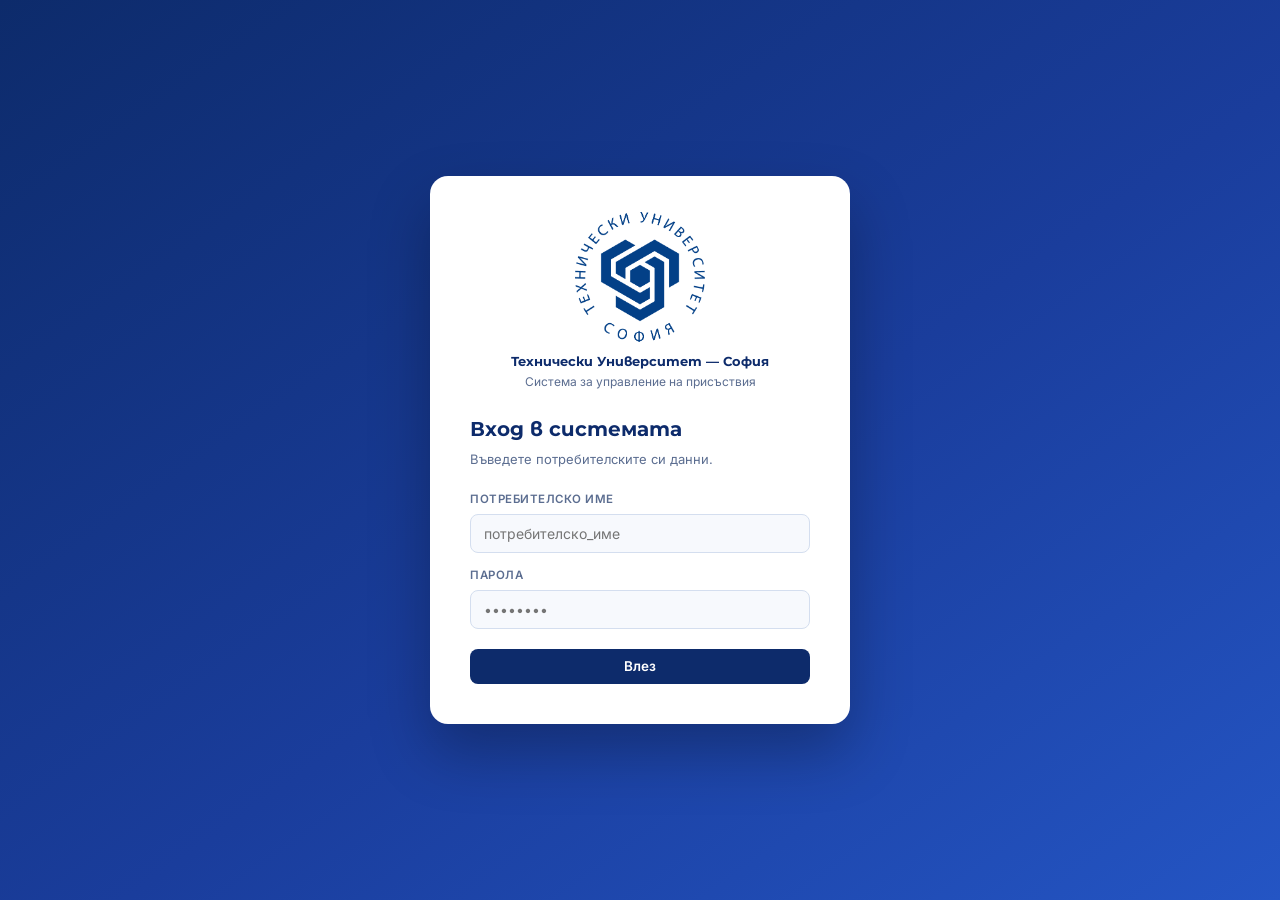
<file: Students_server_FastAPI/index.html>
<!DOCTYPE html>
<html lang="bg">
<head>
  <meta charset="UTF-8"/>
  <meta name="viewport" content="width=device-width, initial-scale=1.0, viewport-fit=cover"/>
  <meta name="theme-color" content="#0D2B6B"/>
  <title>ТУ-София — Присъствия</title>

  <!-- Favicon -->
  <link rel="icon" type="image/png" href="TU-Sofia_logo.png"/>
  <link rel="apple-touch-icon" href="TU-Sofia_logo.png"/>

  <!-- Шрифтове – идентични с index_old.html -->
  <link rel="preconnect" href="https://fonts.googleapis.com"/>
  <link href="https://fonts.googleapis.com/css2?family=Montserrat:wght@500;600;700;800&family=Inter:wght@400;500;600&display=swap" rel="stylesheet"/>

  <link rel="stylesheet" href="styles.css"/>
</head>
<body>

<!-- ================================================================
     LOGIN SCREEN – дизайн идентичен с index_old.html
     ================================================================ -->
<div id="login-screen">
  <div class="login-card">

    <!-- Лого + наименование на университета -->
    <div class="login-logo-wrap">
      <img class="login-logo" src="TU-Sofia_logo.png" alt="ТУ-София"/>
      <div class="login-logo-text">
        <strong>Технически Университет — София</strong>
        <small>Система за управление на присъствия</small>
      </div>
    </div>

    <h2 class="login-title">Вход в системата</h2>
    <p class="login-sub">Въведете потребителските си данни.</p>

    <div class="form-group" style="margin-bottom:14px">
      <label>Потребителско Име</label>
      <input type="text" id="l-user" placeholder="потребителско_име" autocomplete="username"/>
    </div>
    <div class="form-group" style="margin-bottom:16px">
      <label>Парола</label>
      <input type="password" id="l-pass" placeholder="••••••••" autocomplete="current-password"/>
    </div>

    <button class="btn btn-primary login-btn" id="login-btn" onclick="doLogin()">
      Влез
    </button>

    <div class="login-error" id="login-error">⚠️ Грешно потребителско име или парола.</div>
  </div>
</div>

<!-- ================================================================
     APP (sidebar + content)
     ================================================================ -->
<div id="app">

  <!-- Backdrop за затваряне на sidebar на мобилен -->
  <div id="sidebar-backdrop"></div>

  <!-- ============================================================
       SIDEBAR
       ============================================================ -->
  <aside id="sidebar">

    <!-- Лого + наименование -->
    <div class="sb-brand">
      <div class="sb-logo-box">
        <img class="sb-logo" src="TU-Sofia_logo.png" alt="ТУ-София"/>
      </div>
      <div class="sb-brand-text">
        <strong class="tu">ТУ–СОФИЯ</strong>
        <small>Присъствия</small>
      </div>
    </div>

    <!-- Текущ потребител -->
    <div class="sb-user">
      <div class="sb-avatar" id="sb-avatar">?</div>
      <div>
        <div class="sb-uname" id="sb-uname">—</div>
        <div class="sb-urole" id="sb-urole">—</div>
      </div>
    </div>

    <!-- Навигация (попълва се от JS) -->
    <nav class="sb-nav" id="sb-nav"></nav>

    <!-- Изход -->
    <div class="sb-bottom">
      <div class="sb-item" onclick="doLogout()" style="color:rgba(255,255,255,.58)">
        <span class="sb-icon">⇠</span><span>Изход</span>
      </div>
    </div>

  </aside>

  <!-- ============================================================
       MAIN CONTENT
       ============================================================ -->
  <main id="content-area">

    <!-- Мобилен header с hamburger -->
    <header id="mobile-header">
      <button id="hamburger" aria-label="Отвори менюто">
        <span></span><span></span><span></span>
      </button>
      <span class="mob-brand">ТУ–София · Присъствия</span>
    </header>

    <div class="content-inner">

      <!-- ======================================================
           DASHBOARD
           ====================================================== -->
      <div class="section" id="section-dashboard">
        <div class="page-header">
          <div class="page-title">Табло</div>
        </div>
        <div class="stats-grid" id="dash-stats"></div>
        <div class="card">
          <div class="card-body" style="color:var(--txt3);font-size:13.5px">
            Използвайте менюто вляво за управление на студенти, преподаватели, учебен план, разписание и присъствия.
          </div>
        </div>
      </div>

      <!-- ======================================================
           СТУДЕНТИ
           ====================================================== -->
      <div class="section" id="section-students">
        <div class="page-header">
          <div class="page-title">👨‍🎓 Студенти</div>
          <button class="btn btn-primary" onclick="openStudentModal()">＋ Нов студент</button>
        </div>
        <div class="card">
          <div class="card-hd">
            <div class="card-hd-title">Всички студенти</div>
            <div class="filter-bar">
              <div class="search-wrap">
                <input id="stu-search" placeholder="Търси по им. или ФН…" oninput="filterStudents()"/>
              </div>
            </div>
          </div>
          <div class="table-wrap">
            <table>
              <thead><tr><th>#</th><th>Факулт. №</th><th>Пълно Им.</th><th>RFID</th><th>Група</th><th>Курс</th><th>Специалност</th><th></th></tr></thead>
              <tbody id="stu-tbody"></tbody>
            </table>
          </div>
          <div style="padding:10px 20px 14px" id="stu-pag"></div>
        </div>
      </div>

      <!-- ======================================================
           ПРЕПОДАВАТЕЛИ
           ====================================================== -->
      <div class="section" id="section-teachers">
        <div class="page-header">
          <div class="page-title">👨‍🏫 Преподаватели</div>
          <button class="btn btn-primary" onclick="openTeacherModal()">＋ Нов преподавател</button>
        </div>
        <div class="card">
          <div class="card-hd">
            <div class="card-hd-title">Всички преподаватели</div>
            <div class="filter-bar">
              <div class="search-wrap">
                <input id="tch-search" placeholder="Търси по им. или катедра…" oninput="filterTeachers()"/>
              </div>
            </div>
          </div>
          <div class="table-wrap">
            <table>
              <thead><tr><th>#</th><th>Звание</th><th>Пълно Им.</th><th>Катедра</th><th></th></tr></thead>
              <tbody id="tch-tbody"></tbody>
            </table>
          </div>
          <div style="padding:10px 20px 14px" id="tch-pag"></div>
        </div>
      </div>

      <!-- ======================================================
           АДМИНИСТРАТОРИ
           ====================================================== -->
      <div class="section" id="section-admins">
        <div class="page-header">
          <div class="page-title">🔐 Администратори</div>
          <button class="btn btn-primary" onclick="openAdminModal()">＋ Нов администратор</button>
        </div>
        <div class="card">
          <div class="card-body" style="color:var(--txt3);font-size:13.5px">
            Регистрирайте нов администраторски акаунт. По сигурностни причини списъкът с администратори не се визуализира публично.
          </div>
        </div>
      </div>

      <!-- ======================================================
           ГРУПИ
           ====================================================== -->
      <div class="section" id="section-groups">
        <div class="page-header">
          <div class="page-title">👥 Групи</div>
          <button class="btn btn-primary" onclick="openGroupModal()">＋ Нова група</button>
        </div>
        <div class="card">
          <div class="card-hd">
            <div class="card-hd-title">Всички учебни групи</div>
            <div class="filter-bar">
              <div class="search-wrap">
                <input id="grp-search" placeholder="Търси по група или специалност…" oninput="filterGroups()"/>
              </div>
            </div>
          </div>
          <div class="table-wrap">
            <table>
              <thead><tr><th>#</th><th>Название</th><th>Курс</th><th>Специалност</th><th>Студенти</th><th></th></tr></thead>
              <tbody id="grp-tbody"></tbody>
            </table>
          </div>
          <div style="padding:10px 20px 14px" id="grp-pag"></div>
        </div>
      </div>

      <!-- ======================================================
           ДИСЦИПЛИНИ
           ====================================================== -->
      <div class="section" id="section-courses">
        <div class="page-header">
          <div class="page-title">📚 Дисциплини</div>
          <button class="btn btn-primary" onclick="openCourseModal()">＋ Нова дисциплина</button>
        </div>
        <div class="card">
          <div class="card-hd">
            <div class="card-hd-title">Всички дисциплини</div>
            <div class="filter-bar">
              <div class="search-wrap">
                <input id="crs-search" placeholder="Търси по наименование…" oninput="filterCourses()"/>
              </div>
            </div>
          </div>
          <div class="table-wrap">
            <table>
              <thead><tr><th>#</th><th>Наименование на дисциплината</th><th></th></tr></thead>
              <tbody id="crs-tbody"></tbody>
            </table>
          </div>
          <div style="padding:10px 20px 14px" id="crs-pag"></div>
        </div>
      </div>

      <!-- ======================================================
           УЧЕБЕН ПЛАН
           ====================================================== -->
      <div class="section" id="section-gc">
        <div class="page-header">
          <div class="page-title">📋 Учебен план</div>
          <button class="btn btn-primary" onclick="openGCModal()">＋ Добави</button>
        </div>
        <div class="card">
          <div class="card-hd">
            <div class="card-hd-title">Зачисляване на дисциплини към групи</div>
            <div class="filter-bar">
              <div class="search-wrap">
                <input id="gc-search" placeholder="Търси по група или предмет…" oninput="filterGC()"/>
              </div>
            </div>
          </div>
          <div class="table-wrap">
            <table>
              <thead><tr><th>#</th><th>Група</th><th>Дисциплина</th><th>Тип</th><th>Преподавател</th><th>Сем.</th><th></th></tr></thead>
              <tbody id="gc-tbody"></tbody>
            </table>
          </div>
          <div style="padding:10px 20px 14px" id="gc-pag"></div>
        </div>
      </div>

      <!-- ======================================================
           РАЗПИСАНИЕ
           ====================================================== -->
      <div class="section" id="section-schedules">
        <div class="page-header">
          <div class="page-title">📅 Разписание</div>
          <button class="btn btn-primary" id="sched-add-btn" onclick="openScheduleModal()" style="display:none">
            ＋ Нов запис
          </button>
        </div>
        <div class="card">
          <div class="card-hd">
            <div class="card-hd-title">Всички занятия</div>
            <div class="filter-bar">
              <div class="search-wrap">
                <input id="sched-search" placeholder="Търси по зала, предмет, ден…" oninput="filterSchedules()"/>
              </div>
            </div>
          </div>
          <div class="table-wrap">
            <table>
              <thead><tr><th>#</th><th>Дисциплина</th><th>Тип</th><th>Група</th><th>Зала</th><th>Ден</th><th>Час</th><th>Подгр.</th><th>Повт.</th><th>Период</th><th></th></tr></thead>
              <tbody id="sched-tbody"></tbody>
            </table>
          </div>
          <div style="padding:10px 20px 14px" id="sched-pag"></div>
        </div>
      </div>

      <!-- ======================================================
           ПРИСЪСТВИЯ
           ====================================================== -->
      <div class="section" id="section-attendance">
        <div class="page-header">
          <div class="page-title">✅ Присъствия</div>
          <button class="btn btn-primary" id="att-add-btn" onclick="openAttAddModal()" style="display:none">
            ＋ Добави ръчно
          </button>
        </div>
        <div class="card">
          <div class="card-hd" style="flex-wrap:wrap;gap:10px">
            <div class="card-hd-title">Регистър на присъствия</div>
            <div class="filter-bar" style="margin:0">
              <div class="search-wrap">
                <input id="att-search" placeholder="Търси по студент или ФН…" oninput="debouncedAttSearch()"/>
              </div>
              <select class="per-page-sel" id="att-per-page" onchange="attChangePerPage()">
                <option value="25">25 / стр.</option>
                <option value="50" selected>50 / стр.</option>
                <option value="100">100 / стр.</option>
              </select>
            </div>
          </div>
          <div class="table-wrap">
            <table>
              <thead>
                <tr><th>#</th><th>Дата и час</th><th>Студент</th><th>Дисциплина</th><th>Статус</th><th>Въведен от</th><th id="att-actions-th"></th></tr>
              </thead>
              <tbody id="att-tbody">
                <tr class="empty-row"><td colspan="7">Зареждане…</td></tr>
              </tbody>
            </table>
          </div>
          <div style="padding:10px 20px 14px" id="att-pag"></div>
        </div>
      </div>

      <!-- ======================================================
           ДОБАВИ ПРИСЪСТВИЕ РЪЧНО (Преподавател)
           ====================================================== -->
      <div class="section" id="section-add-att">
        <div class="page-header">
          <div class="page-title">✍️ Добави Присъствие Ръчно</div>
        </div>
        <div class="att-add-card">
          <h3>Нов запис за присъствие</h3>
          <div class="form-grid">
            <div class="form-group form-full">
              <label>Занятие (от разписанието)</label>
              <select id="fa-sched" onchange="faSchedChanged()">
                <option value="">— Изберете занятие —</option>
              </select>
            </div>
            <div class="form-group form-full">
              <label>Студент</label>
              <select id="fa-student">
                <option value="">— Изберете занятие първо —</option>
              </select>
            </div>
            <div class="form-group">
              <label>Дата</label>
              <input type="date" id="fa-date"/>
            </div>
            <div class="form-group">
              <label>Статус</label>
              <select id="fa-status">
                <option value="Присъствие">Присъствие</option>
                <option value="Отработване">Отработване</option>
                <option value="Извинено">Извинено</option>
              </select>
            </div>
          </div>
          <div style="margin-top:16px;display:flex;gap:9px;flex-wrap:wrap">
            <button class="btn btn-primary" onclick="submitAddAttendance()">Запиши</button>
            <button class="btn btn-outline" onclick="resetAddAttForm()">Изчисти</button>
          </div>
          <div id="fa-result"></div>
        </div>
      </div>

    </div><!-- content-inner -->
  </main>

</div><!-- #app -->

<!-- ================================================================
     MODAL
     ================================================================ -->
<div id="modal-overlay" onclick="modalOverlayClick(event)">
  <div class="modal-box" onclick="event.stopPropagation()">
    <div class="modal-hd">
      <h2 id="modal-title">Заглавие</h2>
      <button class="modal-close" onclick="closeModal()">✕</button>
    </div>
    <div class="modal-body" id="modal-body"></div>
    <div class="modal-ft">
      <button class="btn btn-outline btn-sm" onclick="closeModal()">Откажи</button>
      <button class="btn btn-primary btn-sm" id="modal-submit" onclick="modalSubmit()">Запази</button>
    </div>
  </div>
</div>

<!-- ================================================================
     TOAST CONTAINER
     ================================================================ -->
<div id="toast-container"></div>

<script src="app.js"></script>
</body>
</html>
</file>
<file: Students_server_FastAPI/styles.css>
/* ================================================================
   ТУ–София – Система за Присъствия | styles.css
   Цветова схема: идентична с index_old.html
   ================================================================ */

:root {
  --navy:      #0D2B6B;   /* главен тъмно-син цвят */
  --navy2:     #1A3D9C;   /* по-светъл вариант */
  --navy3:     #2455C4;   /* акцент */
  --bg:        #ECF0FA;
  --surface:   #FFFFFF;
  --surface2:  #F7F9FD;
  --border:    #D4DEEF;
  --border-lt: #E8EEFF;
  --txt:       #0C1B40;
  --txt2:      #344E78;
  --txt3:      #5B6D90;   /* muted */
  --success:   #18A85A;  --success-bg: #eafaf1;
  --danger:    #D93535;  --danger-bg:  #fef2f2;
  --info:      #2B7CE8;  --info-bg:    #EBF3FF;
  --warning:   #1A3D9C;  --warning-bg: #EEF3FF;
  --shadow:    0 2px 10px rgba(13,43,107,.10);
  --shadow2:   0 8px 28px rgba(13,43,107,.15);
  --r:         10px;
  --sidebar-w: 256px;
  --font-head: 'Montserrat', sans-serif;
  --font-body: 'Inter', sans-serif;
}

*, *::before, *::after { box-sizing: border-box; margin: 0; padding: 0; }
html { height: 100%; }
body {
  font-family: var(--font-body);
  background: var(--bg);
  color: var(--txt);
  font-size: 14px;
  line-height: 1.55;
  height: 100%;
  overflow: hidden;
}

/* ================================================================ LOGIN */
#login-screen {
  display: none;
  align-items: center;
  justify-content: center;
  min-height: 100vh;
  width: 100%;
  background: linear-gradient(145deg, #0D2B6B 0%, #1A3D9C 55%, #2455C4 100%);
  overflow-y: auto;
}
.login-card {
  background: var(--surface);
  border-radius: 18px;
  padding: 36px 40px 40px;
  width: min(420px, 94vw);
  box-shadow: 0 28px 60px rgba(0,0,0,.28);
  animation: fadeUp .4s ease;
}
@keyframes fadeUp {
  from { opacity: 0; transform: translateY(20px); }
  to   { opacity: 1; transform: translateY(0); }
}
.login-logo-wrap {
  display: flex;
  flex-direction: column;
  align-items: center;
  margin-bottom: 22px;
  gap: 10px;
}
.login-logo {
  width: 130px;
  height: 130px;
  object-fit: contain;
}
.login-logo-text {
  text-align: center;
}
.login-logo-text strong {
  display: block;
  font-family: var(--font-head);
  font-weight: 700;
  font-size: 13px;
  color: var(--navy);
  line-height: 1.4;
}
.login-logo-text small {
  font-size: 12px;
  color: var(--txt3);
}
.login-title {
  font-family: var(--font-head);
  font-weight: 700;
  font-size: 20px;
  color: var(--navy);
  margin-bottom: 4px;
}
.login-sub {
  font-size: 13px;
  color: var(--txt3);
  margin-bottom: 22px;
}
.login-error {
  display: none;
  background: var(--danger-bg);
  color: var(--danger);
  border: 1px solid #fdd;
  border-radius: 7px;
  padding: 9px 13px;
  font-size: 13px;
  margin-top: 12px;
}
.login-btn {
  width: 100%;
  justify-content: center;
  padding: 12px;
  font-size: 14px;
  margin-top: 4px;
}

/* ================================================================ APP SHELL */
#app {
  display: none;
  width: 100vw;
  height: 100vh;
  overflow: hidden;
  flex-direction: row;
  align-items: stretch;
}

/* ================================================================ SIDEBAR */
#sidebar {
  flex: 0 0 var(--sidebar-w);
  width: var(--sidebar-w);
  min-width: var(--sidebar-w);
  max-width: var(--sidebar-w);
  height: 100vh;
  overflow-y: auto;
  overflow-x: hidden;
  background: var(--navy);
  color: #fff;
  display: flex;
  flex-direction: column;
  box-shadow: 3px 0 18px rgba(0,0,0,.22);
  transition: transform .26s ease;
  z-index: 100;
}

/* ================================================================ CONTENT AREA */
#content-area {
  flex: 1 1 0%;      /* взима ЦЯЛОТО останало пространство */
  min-width: 0;      /* КРИТИЧНО за flex child */
  height: 100vh;
  overflow-y: auto;
  overflow-x: hidden;
  background: var(--bg);
  display: flex;
  flex-direction: column;
}
.content-inner {
  width: 100%;
  padding: 24px 24px 48px;
  max-width: 1800px;
}

/* ================================================================ MOBILE HEADER */
#mobile-header {
  display: none;
  align-items: center;
  gap: 12px;
  padding: 11px 16px;
  background: var(--navy);
  position: sticky;
  top: 0;
  z-index: 90;
  box-shadow: 0 2px 8px rgba(0,0,0,.22);
  flex-shrink: 0;
}
#hamburger {
  background: none;
  border: none;
  cursor: pointer;
  padding: 4px;
  display: flex;
  flex-direction: column;
  gap: 5px;
}
#hamburger span {
  display: block;
  width: 24px;
  height: 2.5px;
  background: #fff;
  border-radius: 2px;
  transition: all .24s;
}
.mob-brand {
  font-family: var(--font-head);
  font-size: 15px;
  font-weight: 700;
  color: #fff;
  letter-spacing: .4px;
}
#sidebar-backdrop {
  display: none;
  position: fixed;
  inset: 0;
  background: rgba(0,0,0,.45);
  z-index: 99;
}

/* ================================================================ SIDEBAR INTERNALS */
.sb-brand {
  padding: 18px 16px 14px;
  border-bottom: 1px solid rgba(255,255,255,.08);
  display: flex;
  align-items: center;
  gap: 11px;
  flex-shrink: 0;
}
.sb-logo-box {
  width: 38px;
  height: 38px;
  background: #fff;
  border-radius: 8px;
  display: flex;
  align-items: center;
  justify-content: center;
  overflow: hidden;
  flex-shrink: 0;
}
.sb-logo {
  width: 34px;
  height: 34px;
  object-fit: contain;
}
.sb-brand-text .tu {
  display: block;
  color: #fff;
  font-family: var(--font-head);
  font-weight: 700;
  font-size: 13px;
  line-height: 1.2;
}
.sb-brand-text small {
  font-size: 11px;
  color: rgba(255,255,255,.40);
}
.sb-user {
  margin: 12px;
  padding: 11px 13px;
  background: rgba(255,255,255,.06);
  border-radius: 9px;
  display: flex;
  align-items: center;
  gap: 10px;
  flex-shrink: 0;
}
.sb-avatar {
  width: 34px;
  height: 34px;
  border-radius: 50%;
  background: rgba(255,255,255,.2);
  border: 1.5px solid rgba(255,255,255,.3);
  display: flex;
  align-items: center;
  justify-content: center;
  font-weight: 700;
  font-size: 13px;
  color: #fff;
  flex-shrink: 0;
  font-family: var(--font-head);
}
.sb-uname {
  font-size: 13px;
  font-weight: 600;
  color: #fff;
  white-space: nowrap;
  overflow: hidden;
  text-overflow: ellipsis;
  max-width: 155px;
}
.sb-urole {
  font-size: 11px;
  color: rgba(255,255,255,.40);
  text-transform: uppercase;
  letter-spacing: .5px;
}
.sb-nav { flex: 1; padding: 6px 10px; overflow-y: auto; overflow-x: hidden; }
.sb-group-lbl {
  font-size: 10px;
  font-weight: 700;
  color: rgba(255,255,255,.25);
  letter-spacing: 1px;
  text-transform: uppercase;
  padding: 12px 7px 5px;
}
.sb-item {
  display: flex;
  align-items: center;
  gap: 9px;
  padding: 9px 11px;
  border-radius: 7px;
  color: rgba(255,255,255,.58);
  font-size: 13.5px;
  font-weight: 500;
  cursor: pointer;
  transition: all .15s;
  margin-bottom: 1px;
  border-left: 3px solid transparent;
  user-select: none;
}
.sb-item:hover { background: rgba(255,255,255,.08); color: #fff; }
.sb-item.active {
  background: rgba(255,255,255,.14);
  color: #fff;
  font-weight: 700;
  border-left-color: #fff;
}
.sb-icon { font-size: 16px; width: 20px; text-align: center; flex-shrink: 0; }
.sb-bottom {
  padding: 12px 10px;
  border-top: 1px solid rgba(255,255,255,.07);
  flex-shrink: 0;
}
.btn-logout {
  width: 100%;
  padding: 9px 11px;
  border-radius: 7px;
  border: none;
  background: transparent;
  color: rgba(255,255,255,.58);
  cursor: pointer;
  font-size: 13.5px;
  font-weight: 500;
  font-family: var(--font-body);
  display: flex;
  align-items: center;
  gap: 9px;
  transition: all .15s;
}
.btn-logout:hover { background: rgba(220,50,50,.1); color: #ff8080; }

/* ================================================================ PAGE HEADER */
.page-header {
  display: flex;
  align-items: center;
  justify-content: space-between;
  margin-bottom: 20px;
  flex-wrap: wrap;
  gap: 10px;
}
.page-title {
  font-family: var(--font-head);
  font-weight: 700;
  font-size: 16.5px;
  color: var(--navy);
}

/* ================================================================ BUTTONS */
.btn {
  display: inline-flex;
  align-items: center;
  gap: 6px;
  padding: 9px 18px;
  border-radius: 8px;
  font-family: var(--font-body);
  font-size: 13.5px;
  font-weight: 600;
  cursor: pointer;
  border: none;
  transition: all .15s;
  white-space: nowrap;
  text-decoration: none;
  line-height: 1.3;
}
.btn-primary { background: var(--navy); color: #fff; }
.btn-primary:hover { background: var(--navy2); transform: translateY(-1px); box-shadow: 0 4px 14px rgba(13,43,107,.25); }
.btn-blue    { background: var(--navy2); color: #fff; }
.btn-blue:hover { background: var(--navy3); }
.btn-outline { background: transparent; color: var(--navy); border: 1.5px solid var(--border); }
.btn-outline:hover { border-color: var(--navy2); background: #f0f4ff; }
.btn-white   { background: #fff; color: var(--navy); border: 1.5px solid var(--border); }
.btn-white:hover { background: #EEF3FF; }
.btn-success { background: var(--success); color: #fff; }
.btn-success:hover { background: #14934e; }
.btn-danger  { background: var(--danger); color: #fff; }
.btn-danger:hover { background: #b82d2d; }
.btn-sm  { padding: 6px 13px; font-size: 12.5px; }
.btn-xs  { padding: 4px 9px; font-size: 12px; border-radius: 6px; }
.btn-icon { padding: 6px 10px; font-size: 15px; }
.btn:disabled { opacity: .5; cursor: not-allowed; transform: none !important; box-shadow: none !important; }

/* ================================================================ CARDS */
.card {
  background: var(--surface);
  border-radius: var(--r);
  border: 1px solid var(--border);
  box-shadow: var(--shadow);
  overflow: hidden;
}
.card-body { padding: 18px 20px; }
.card-hd {
  padding: 14px 20px 12px;
  border-bottom: 1px solid var(--border);
  display: flex;
  align-items: center;
  justify-content: space-between;
  gap: 10px;
  flex-wrap: wrap;
}
.card-hd-title {
  font-family: var(--font-head);
  font-weight: 700;
  font-size: 14px;
  color: var(--navy);
  display: flex;
  align-items: center;
  gap: 7px;
}

/* ================================================================ STAT CARDS */
.stats-grid {
  display: grid;
  grid-template-columns: repeat(auto-fill, minmax(175px, 1fr));
  gap: 16px;
  margin-bottom: 22px;
}
.stat-card {
  background: var(--surface);
  border-radius: var(--r);
  border: 1px solid var(--border);
  box-shadow: var(--shadow);
  padding: 18px 20px;
  display: flex;
  align-items: center;
  gap: 14px;
}
.stat-icon {
  width: 46px;
  height: 46px;
  border-radius: 11px;
  flex-shrink: 0;
  display: flex;
  align-items: center;
  justify-content: center;
  font-size: 21px;
}
.si-navy  { background: rgba(13,43,107,.08); }
.si-gold  { background: rgba(43,124,232,.10); }
.si-green { background: rgba(24,168,90,.10); }
.si-blue  { background: rgba(43,124,232,.10); }
.stat-val { font-family: var(--font-head); font-weight: 800; font-size: 26px; color: var(--navy); line-height: 1; }
.stat-lbl { font-size: 12px; color: var(--txt3); margin-top: 3px; font-weight: 500; }

/* ================================================================ TABLES */
.table-wrap { overflow-x: auto; -webkit-overflow-scrolling: touch; }
table { width: 100%; border-collapse: collapse; }
thead th {
  padding: 10px 15px;
  text-align: left;
  font-size: 11px;
  font-weight: 700;
  color: var(--txt3);
  text-transform: uppercase;
  letter-spacing: .6px;
  background: var(--surface2);
  border-bottom: 1px solid var(--border);
  white-space: nowrap;
}
tbody tr { border-bottom: 1px solid var(--border); transition: background .12s; }
tbody tr:last-child { border-bottom: none; }
tbody tr:hover { background: #F2F6FF; }
tbody td { padding: 11px 15px; font-size: 13.5px; vertical-align: middle; }
.td-id { color: var(--txt3); font-size: 12px; font-weight: 700; }
.td-actions { display: flex; gap: 5px; align-items: center; }
.empty-row td { text-align: center; padding: 36px; color: var(--txt3); font-style: italic; }

/* ================================================================ BADGES */
.badge {
  display: inline-flex;
  align-items: center;
  gap: 4px;
  padding: 3px 9px;
  border-radius: 20px;
  font-size: 11.5px;
  font-weight: 600;
  white-space: nowrap;
}
.badge-green { background: rgba(24,168,90,.12); color: #107a3f; }
.badge-amber { background: rgba(26,61,156,.10); color: #1A3D9C; }
.badge-red   { background: rgba(217,53,53,.10); color: #b02c2c; }
.badge-blue  { background: rgba(43,124,232,.12); color: #1a62c4; }
.badge-gray  { background: rgba(13,43,107,.07); color: var(--navy); }
.badge-navy  { background: rgba(13,43,107,.07); color: var(--navy); }
.chip {
  display: inline-flex;
  align-items: center;
  padding: 2px 7px;
  border-radius: 4px;
  font-size: 11px;
  font-weight: 600;
  background: rgba(13,43,107,.08);
  color: var(--navy);
}

/* ================================================================ SEARCH */
.filter-bar { display: flex; align-items: center; gap: 8px; flex-wrap: wrap; margin-bottom: 12px; }
.search-wrap { position: relative; flex: 1; min-width: 190px; max-width: 320px; }
.search-wrap input {
  width: 100%;
  padding: 8px 11px 8px 34px;
  background: var(--surface2);
  border: 1.5px solid var(--border);
  border-radius: 8px;
  font-size: 13.5px;
  font-family: var(--font-body);
  color: var(--txt);
  transition: border-color .15s;
  outline: none;
}
.search-wrap input:focus { border-color: var(--navy2); background: #fff; }
.search-wrap::before {
  content: '🔍';
  position: absolute;
  left: 9px;
  top: 50%;
  transform: translateY(-50%);
  font-size: 13px;
  pointer-events: none;
}

/* ================================================================ PAGINATION */
.pagination { display: flex; align-items: center; gap: 5px; padding: 12px 0 2px; flex-wrap: wrap; }
.pagination-info { font-size: 12.5px; color: var(--txt3); margin-right: 8px; }
.pag-btn {
  width: 30px;
  height: 30px;
  border-radius: 6px;
  border: 1.5px solid var(--border);
  background: #fff;
  color: var(--txt3);
  font-size: 13px;
  font-weight: 600;
  cursor: pointer;
  display: flex;
  align-items: center;
  justify-content: center;
  transition: all .12s;
  user-select: none;
}
.pag-btn:hover { border-color: var(--navy2); color: var(--navy); }
.pag-btn.active { background: var(--navy); border-color: var(--navy); color: #fff; }
.pag-btn.disabled { opacity: .35; cursor: not-allowed; pointer-events: none; }
.per-page-sel {
  padding: 6px 10px;
  border: 1.5px solid var(--border);
  border-radius: 6px;
  font-size: 12.5px;
  font-family: var(--font-body);
  background: #fff;
  outline: none;
  cursor: pointer;
  color: var(--txt);
}

/* ================================================================ FORMS */
.form-grid { display: grid; grid-template-columns: repeat(auto-fill, minmax(210px, 1fr)); gap: 13px; }
.form-full { grid-column: 1 / -1; }
.form-group { display: flex; flex-direction: column; gap: 5px; }
.form-group label {
  display: block;
  font-size: 11.5px;
  font-weight: 600;
  text-transform: uppercase;
  letter-spacing: .5px;
  color: var(--txt3);
}
.form-group input,
.form-group select,
.form-group textarea {
  width: 100%;
  padding: 10px 13px;
  border: 1.5px solid var(--border);
  border-radius: 8px;
  font-family: var(--font-body);
  font-size: 14px;
  color: var(--txt);
  background: var(--surface2);
  outline: none;
  transition: border-color .15s, box-shadow .15s;
}
.form-group input:focus,
.form-group select:focus,
.form-group textarea:focus {
  border-color: var(--navy2);
  box-shadow: 0 0 0 3px rgba(26,61,156,.12);
  background: #fff;
}
.form-hint { font-size: 11.5px; color: var(--txt3); margin-top: 3px; }

/* ================================================================ MODAL */
#modal-overlay {
  display: none;
  position: fixed;
  inset: 0;
  z-index: 500;
  background: rgba(10,25,65,.45);
  backdrop-filter: blur(3px);
  align-items: center;
  justify-content: center;
  padding: 18px;
  animation: fIn .17s ease;
}
#modal-overlay.show { display: flex; }
@keyframes fIn { from { opacity: 0; } to { opacity: 1; } }
.modal-box {
  background: #fff;
  border-radius: 13px;
  box-shadow: var(--shadow2);
  width: 100%;
  max-width: 540px;
  max-height: 90vh;
  display: flex;
  flex-direction: column;
  animation: sUp .2s ease;
}
@keyframes sUp { from { transform: translateY(18px); opacity: 0; } to { transform: translateY(0); opacity: 1; } }
.modal-hd {
  padding: 18px 22px 14px;
  border-bottom: 1px solid var(--border);
  display: flex;
  align-items: center;
  justify-content: space-between;
  position: sticky;
  top: 0;
  background: #fff;
  z-index: 1;
  border-radius: 13px 13px 0 0;
  flex-shrink: 0;
}
.modal-hd h2 { font-family: var(--font-head); font-weight: 700; font-size: 15px; color: var(--navy); }
.modal-close {
  width: 30px;
  height: 30px;
  border-radius: 7px;
  border: none;
  background: #F0F4FF;
  color: var(--txt3);
  cursor: pointer;
  font-size: 16px;
  display: flex;
  align-items: center;
  justify-content: center;
  transition: all .12s;
  flex-shrink: 0;
}
.modal-close:hover { background: var(--border); color: var(--txt); }
.modal-body { padding: 20px 22px; overflow-y: auto; flex: 1; }
.modal-ft {
  padding: 14px 22px;
  border-top: 1px solid var(--border);
  display: flex;
  justify-content: flex-end;
  gap: 9px;
  flex-shrink: 0;
}

/* ================================================================ TOAST */
#toast-container {
  position: fixed;
  bottom: 22px;
  right: 22px;
  z-index: 1000;
  display: flex;
  flex-direction: column;
  gap: 8px;
  pointer-events: none;
}
.toast {
  padding: 12px 16px;
  border-radius: 9px;
  font-size: 13.5px;
  font-weight: 500;
  display: flex;
  align-items: center;
  gap: 9px;
  box-shadow: var(--shadow2);
  max-width: 320px;
  animation: tIn .22s ease;
  pointer-events: auto;
  color: #fff;
}
@keyframes tIn { from { opacity: 0; transform: translateY(10px); } to { opacity: 1; transform: translateY(0); } }
.toast.success { background: #0f6840; }
.toast.error   { background: var(--danger); }
.toast.info    { background: var(--navy); }
.toast.warning { background: var(--navy2); }

/* ================================================================ ADD ATTENDANCE */
.att-add-card {
  background: var(--surface);
  border-radius: var(--r);
  box-shadow: var(--shadow);
  border: 1px solid var(--border);
  padding: 20px;
  max-width: 760px;
  margin-bottom: 22px;
}
.att-add-card h3 { font-family: var(--font-head); font-size: 16px; font-weight: 700; color: var(--navy); margin-bottom: 16px; }
.fa-result-ok  { color: var(--success); margin-top: 12px; font-weight: 600; }
.fa-result-err { color: var(--danger);  margin-top: 12px; }

/* ================================================================ SECTIONS */
.section { display: none; }
.section.active { display: block; }

/* ================================================================ SCROLLBAR */
::-webkit-scrollbar { width: 5px; height: 5px; }
::-webkit-scrollbar-track { background: transparent; }
::-webkit-scrollbar-thumb { background: rgba(13,43,107,.20); border-radius: 3px; }
::-webkit-scrollbar-thumb:hover { background: rgba(13,43,107,.38); }

/* ================================================================ MOBILE ≤768px */
@media (max-width: 768px) {
  html, body { overflow: visible; height: auto; }
  #app { flex-direction: column; height: auto; min-height: 100vh; overflow: visible; width: 100%; }
  #sidebar { position: fixed; top: 0; left: 0; height: 100vh; transform: translateX(calc(-1 * var(--sidebar-w))); z-index: 150; }
  #sidebar.open { transform: translateX(0); }
  #sidebar-backdrop.show { display: block; }
  #mobile-header { display: flex; }
  #content-area { flex: none; width: 100%; height: auto; min-height: calc(100vh - 52px); overflow-y: visible; overflow-x: hidden; }
  body { overflow-y: auto; }
  .content-inner { padding: 14px 12px 36px; }
  thead th, tbody td { padding: 8px 10px; }
  .stats-grid { grid-template-columns: 1fr 1fr; }
  .form-grid { grid-template-columns: 1fr; }
  .modal-box { max-height: 95vh; }
  #modal-overlay { padding: 8px; }
  #toast-container { left: 10px; right: 10px; bottom: 12px; }
  .toast { max-width: 100%; }
  .page-title { font-size: 15px; }
}
@media (max-width: 420px) {
  .stats-grid { grid-template-columns: 1fr; }
  .login-card { padding: 28px 20px 28px; }
  .login-logo { width: 100px; height: 100px; }
}
</file>
